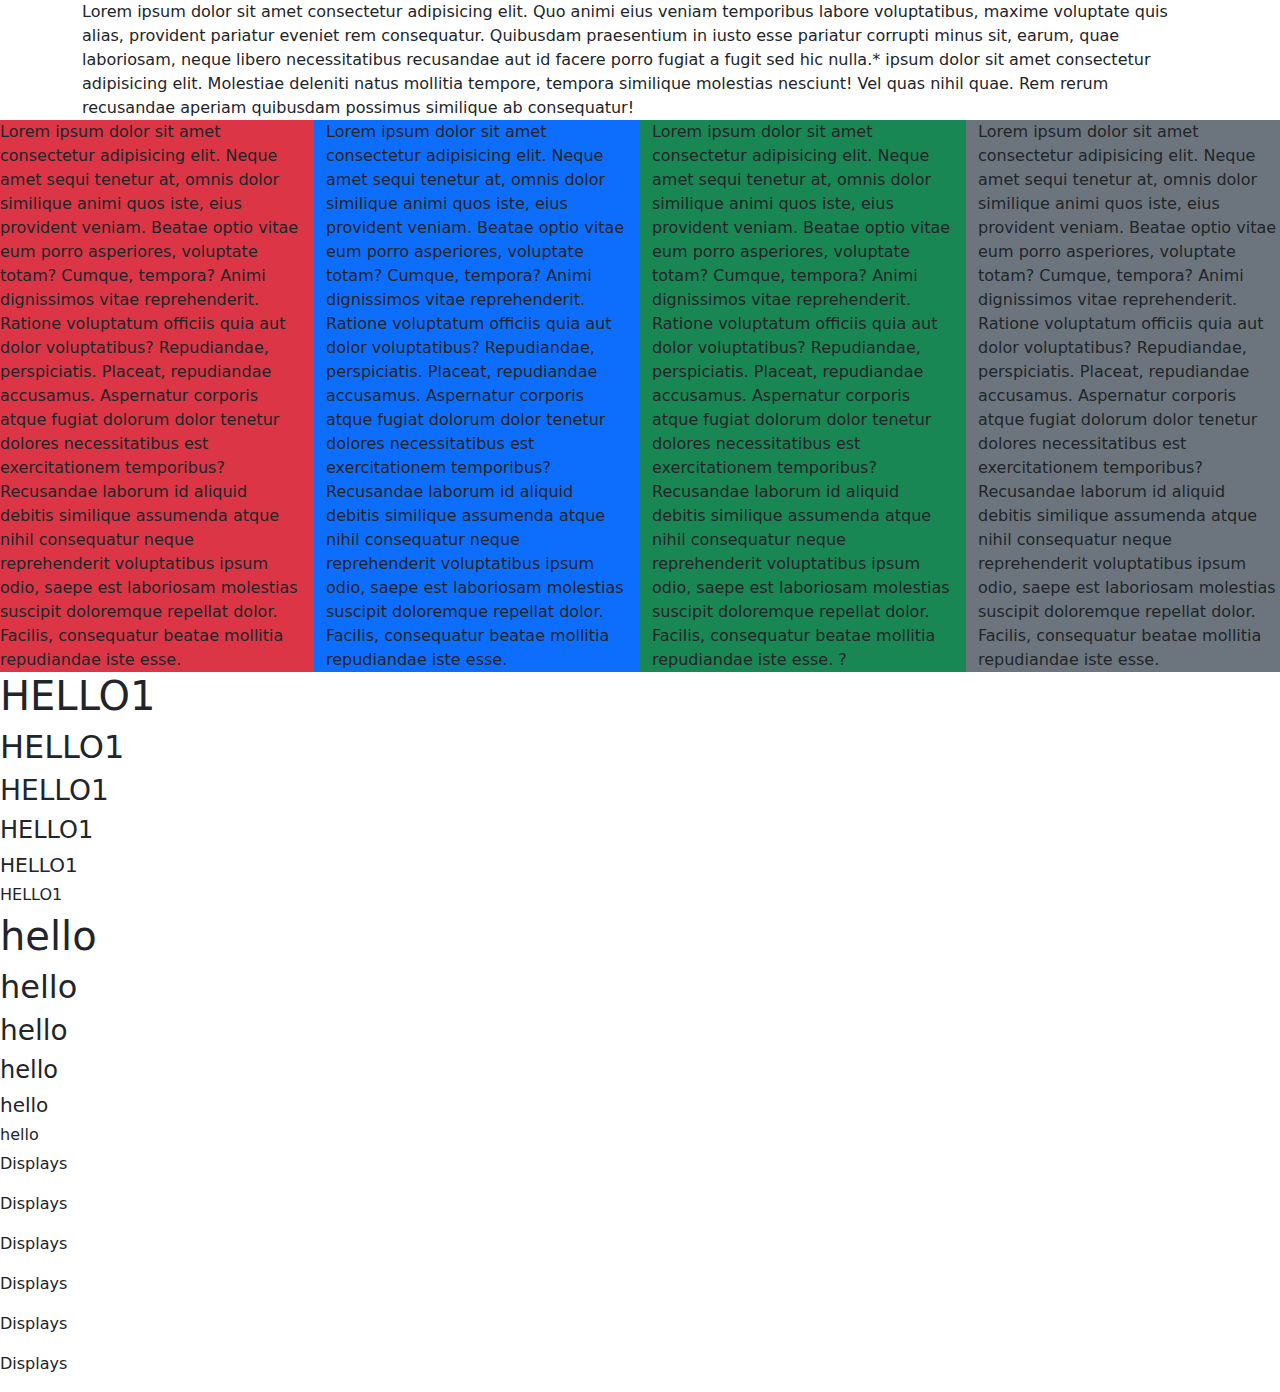
<file: learning.html>
<!DOCTYPE html>
<html lang="en">
<head>
    <meta charset="UTF-8">
    <meta name="viewport" content="width=device-width, initial-scale=1.0">
    <title>Learning bootsrap</title>
    
    <!-- <link href="https://cdn.jsdelivr.net/npm/bootstrap@5.3.3/dist/css/bootstrap.min.css" rel="stylesheet" integrity="sha384-QWTKZyjpPEjISv5WaRU9OFeRpok6YctnYmDr5pNlyT2bRjXh0JMhjY6hW+ALEwIH" crossorigin="anonymous"> -->
     <link rel="stylesheet" href="bootstrap-5.3.3-dist/bootstrap-5.3.3-dist/css/bootstrap.css">
</head>
<body>
    <div class="container">
    Lorem ipsum dolor sit amet consectetur adipisicing elit. Quo animi eius veniam temporibus labore voluptatibus, maxime voluptate quis alias, provident pariatur eveniet rem consequatur. Quibusdam praesentium in iusto esse pariatur corrupti minus sit, earum, quae laboriosam, neque libero necessitatibus recusandae aut id facere porro fugiat a fugit sed hic nulla.* ipsum dolor sit amet consectetur adipisicing elit. Molestiae deleniti natus mollitia tempore, tempora similique molestias nesciunt!
     Vel quas nihil quae. Rem rerum recusandae
     aperiam quibusdam possimus similique ab consequatur!

    </div>
    <div class="row">
        <div class="col-sm-3  bg-danger">
            Lorem ipsum dolor sit amet consectetur adipisicing elit. Neque amet sequi tenetur at, omnis dolor similique animi quos iste, eius provident veniam. Beatae optio vitae eum porro asperiores, voluptate totam?
            Cumque, tempora? Animi dignissimos vitae reprehenderit. Ratione voluptatum officiis quia aut dolor voluptatibus? Repudiandae, perspiciatis. Placeat, repudiandae accusamus. Aspernatur corporis atque fugiat dolorum dolor tenetur dolores necessitatibus est exercitationem temporibus?
            Recusandae laborum id aliquid debitis similique assumenda atque nihil consequatur neque reprehenderit voluptatibus ipsum odio, saepe est laboriosam molestias suscipit doloremque repellat dolor. Facilis, consequatur beatae mollitia repudiandae iste esse.
            
        </div>
        <div class="col-sm-3 bg-primary">
            Lorem ipsum dolor sit amet consectetur adipisicing elit. Neque amet sequi tenetur at, omnis dolor similique animi quos iste, eius provident veniam. Beatae optio vitae eum porro asperiores, voluptate totam?
            Cumque, tempora? Animi dignissimos vitae reprehenderit. Ratione voluptatum officiis quia aut dolor voluptatibus? Repudiandae, perspiciatis. Placeat, repudiandae accusamus. Aspernatur corporis atque fugiat dolorum dolor tenetur dolores necessitatibus est exercitationem temporibus?
            Recusandae laborum id aliquid debitis similique assumenda atque nihil consequatur neque reprehenderit voluptatibus ipsum odio, saepe est laboriosam molestias suscipit doloremque repellat dolor. Facilis, consequatur beatae mollitia repudiandae iste esse.
            
        </div>
        <div class="col-sm-3 bg-success">
            Lorem ipsum dolor sit amet consectetur adipisicing elit. Neque amet sequi tenetur at, omnis dolor similique animi quos iste, eius provident veniam. Beatae optio vitae eum porro asperiores, voluptate totam?
            Cumque, tempora? Animi dignissimos vitae reprehenderit. Ratione voluptatum officiis quia aut dolor voluptatibus? Repudiandae, perspiciatis. Placeat, repudiandae accusamus. Aspernatur corporis atque fugiat dolorum dolor tenetur dolores necessitatibus est exercitationem temporibus?
            Recusandae laborum id aliquid debitis similique assumenda atque nihil consequatur neque reprehenderit voluptatibus ipsum odio, saepe est laboriosam molestias suscipit doloremque repellat dolor. Facilis, consequatur beatae mollitia repudiandae iste esse.
?
        </div>
        <div class="col-sm-3 bg-secondary ">
            Lorem ipsum dolor sit amet consectetur adipisicing elit. Neque amet sequi tenetur at, omnis dolor similique animi quos iste, eius provident veniam. Beatae optio vitae eum porro asperiores, voluptate totam?
            Cumque, tempora? Animi dignissimos vitae reprehenderit. Ratione voluptatum officiis quia aut dolor voluptatibus? Repudiandae, perspiciatis. Placeat, repudiandae accusamus. Aspernatur corporis atque fugiat dolorum dolor tenetur dolores necessitatibus est exercitationem temporibus?
            Recusandae laborum id aliquid debitis similique assumenda atque nihil consequatur neque reprehenderit voluptatibus ipsum odio, saepe est laboriosam molestias suscipit doloremque repellat dolor. Facilis, consequatur beatae mollitia repudiandae iste esse.

    </div>
    <h1>HELLO1 </h1>
    <h2>HELLO1</h2>
    <h3> HELLO1</h3>
    <h4> HELLO1</h4>
    <h5> HELLO1</h5>
    <h6>HELLO1 </h6>
    <p class="h1"> hello</p>
    <p class="h2"> hello</p>
    <p class="h3"> hello</p>
    <p class="h4"> hello</p>
    <p class="h5"> hello</p>
    <p class="h6"> hello</p>

    <p class="Displays-1">Displays</p>
    <p class="Displays-2"> Displays</p>
    <p class="Displays-3"> Displays</p>
    <p class="Displays-4"> Displays</p>
    <p class="Displays-5"> Displays</p>
    <p class="Displays-6"> Displays</p>


</body>
</html>
</file>
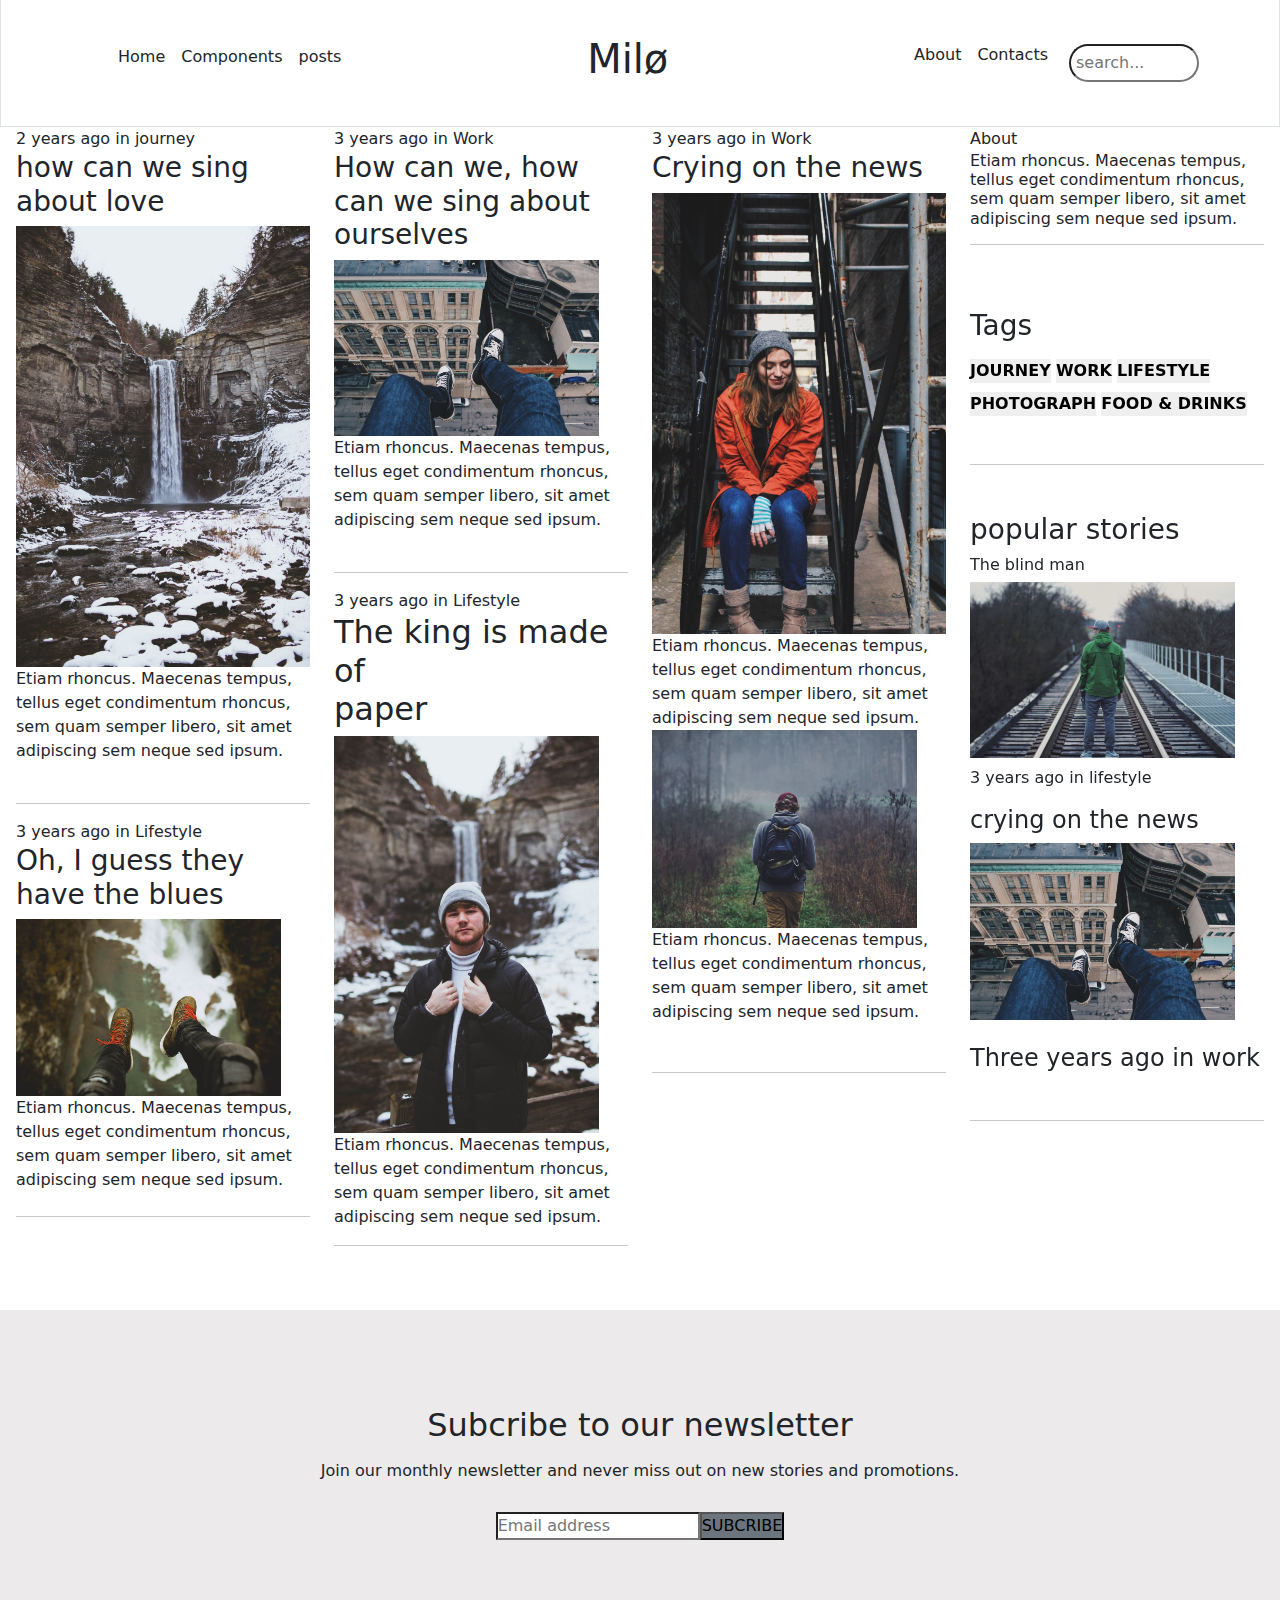
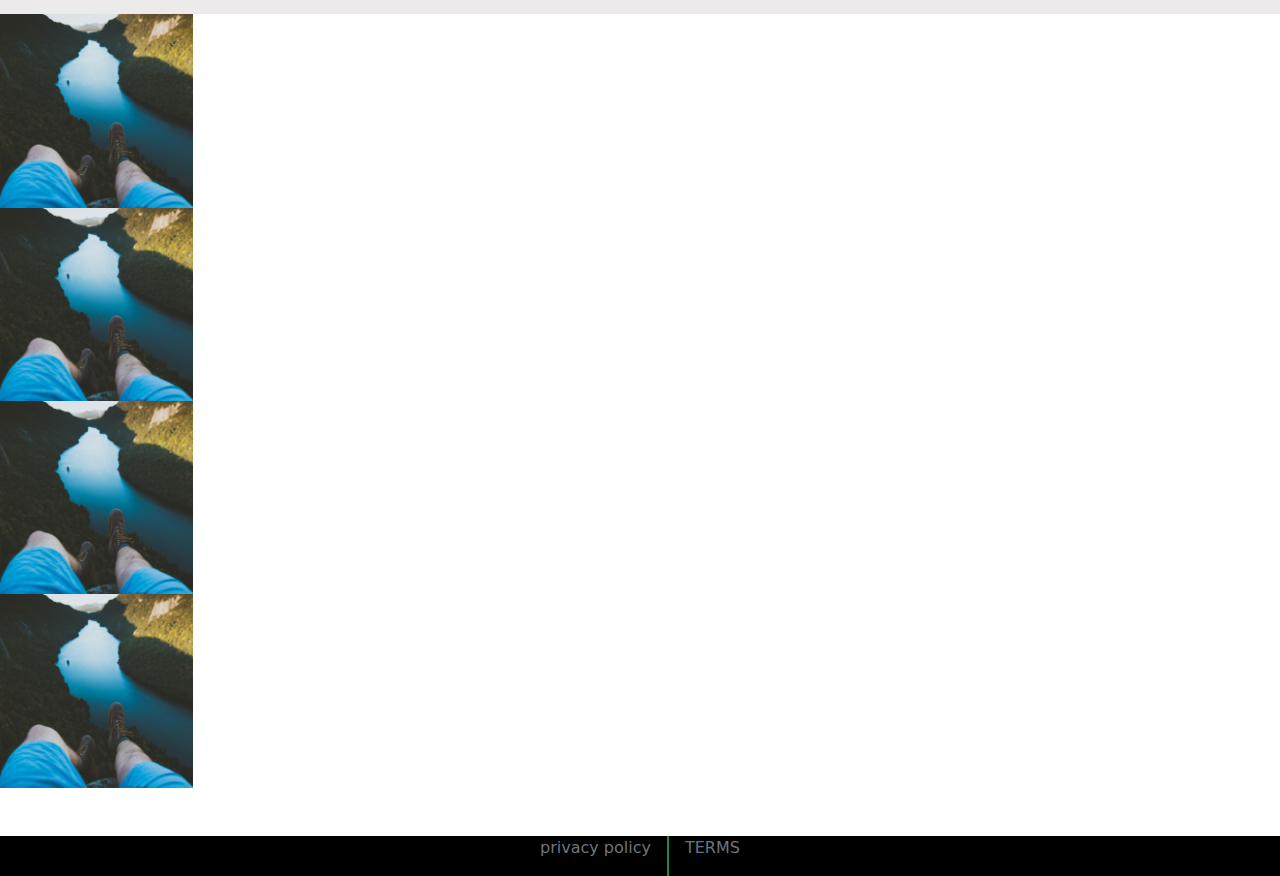
<file: milo.html>
<!DOCTYPE html>
<html lang="en">
<head>
    <meta charset="UTF-8">
    <meta name="viewport" content="width=device-width, initial-scale=1.0">
    <title>Document</title>
    <link rel="stylesheet" href="milo.css">
    <link rel="stylesheet" href="bootstrap-5.3.3-dist/bootstrap-5.3.3-dist/css/bootstrap.css">
</head>
<body>
    <nav class=" d-flex align-items-center justify-content-between border border-top-0 ">
        <ul class="d-flex mt-1 gap-3">
            <li>Home</li>
            <li> Components</li>
            <li> posts</li>
        </ul>
        <h1>
            Milø
        </h1>
        <div class="about d-flex gap-3 align-items-center" >
            <p class=""> About</p>
            <P class="">Contacts</P>
          <div class="search">  <input type="search..." placeholder="search..." class="search"> </div>
        </div>
    </nav>
    <div class="">
    <div class="row px-3">
        <div class="col-sm-3 ">
            2 years ago in  journey
            <h3>how can we sing about love </h3>
            <img src="18.jpg" alt="" width="100%" >
           <div class="justt"> Etiam rhoncus. Maecenas  tempus, tellus eget   condimentum rhoncus, sem quam semper libero, sit amet  adipiscing sem neque sed  ipsum. </div> 
            <br>
            <hr>
            3 years ago in Lifestyle
            <h3>Oh, I guess they <br> have the blues</h3>
            <img src="22.jpg" alt="" width="90%">
            Etiam rhoncus. Maecenas  tempus, tellus eget condimentum rhoncus, sem  quam semper libero, sit amet  adipiscing sem  neque sed ipsum.
           <hr class="mt-4">


        </div>
        <div class="col-sm-3">
            3 years ago in Work
            <h3>How can we, how can we sing about ourselves</h3>
            <img src="5.jpg" alt="" width="90%">
           <div class="  d-flex align-items-center justify-content-center"> Etiam rhoncus. Maecenas  tempus, tellus eget  condimentum rhoncus, sem  quam semper libero, sit amet  adipiscing sem neque sed  ipsum.</div>
           <br>
           <hr>

           
          <div class=" "> 
            3 years ago in Lifestyle
           <h2>The king is made of 
            <br>paper </h2> </div>
           <img src="20.jpg" alt="" width="90%">
          <div class=" d-flex align-items-center justify-content-center"> Etiam rhoncus. Maecenas tempus, tellus eget condimentum rhoncus, sem quam semper libero, sit amet adipiscing sem neque sed ipsum.</div>
           <hr class="mt-3">

        </div>
        <div class="col-sm-3">
            3 years ago in Work
            <h3>Crying on the news</h3>
            <img src="5 (1).jpg" alt="" width="100% ">
            Etiam rhoncus. Maecenas tempus, tellus eget condimentum rhoncus, sem quam semper libero, sit amet adipiscing sem neque sed ipsum.
            <img src="1.jpg" alt="" width="90%">
            Etiam rhoncus. Maecenas tempus, tellus eget condimentum rhoncus, sem quam semper libero, sit amet adipiscing sem neque sed ipsum.
            <hr class="mt-5">
        </div>

        <div class="col-sm-3">
            About
            <h6>Etiam rhoncus. Maecenas  tempus, tellus eget condimentum rhoncus, sem quam semper libero, sit amet adipiscing sem neque sed ipsum.</h6>
            <hr>
            <br><br>
            <div style="position: sticky; top: 20px;">
                <h3>Tags</h3>
                <div class="button "> 
                    <button>JOURNEY</button>
                    <button>WORK</button>
                    <button>LIFESTYLE</button> <br>
                    <button>PHOTOGRAPH</button>
                    <button>FOOD & DRINKS</button>
                </div>
                <hr class="mt-5">
              <div class="mt-5">  <h3> popular stories</h3> </div>
                   <h6> The blind man</h6> 
                <img src="2.jpg" alt="" width="90%"> 
               <div class="mt-2">  3 years ago in lifestyle </div>
               <h4 class="mt-3">crying on the news </h4>
               <img src="5.jpg" alt="" width="90%">
               <h4 class="mt-4">Three years ago in work</h4>
               <hr class="mt-5">

            </div>
              
        </div>


    </div>
</div>
<div class="color">
<div class="mt-5 pt-5  text-center container  mx-auto justify-content-center h-50">
    <h2 class="mt-5">
        Subcribe to our newsletter
    </h2>
    <h6 class="mt-3 mb-3">Join our monthly newsletter and never miss out on new stories and promotions.

    </h6>
    <div class="input-group justify-content-center  mt-4 ">
              <input type="email" placeholder="Email address"  class="  ms- me-0 mt-2">
              <button type="button" class="ms-0 bg-secondary mt-2 ">SUBCRIBE</button>
    </div>

</div>
</div>
<div class="row ">
    <div class="col-sm-2">
        <img src="11.jpg" alt="" class="img-fluid">
        <img src="11.jpg" alt="" class="img-fluid">
        <img src="11.jpg" alt="" class="img-fluid">
        <img src="11.jpg" alt="" class="img-fluid">

</div>

</div>
<!-- <div class="padding_none">
    
<div class="d-flex  p-0  mt-0">
    <img src="11.jpg" alt="" width="13%">
    <img src="12.jpg" alt="" width="12%">
    <img src="13.jpg" alt="" width="12%">
    <img src="14.jpg" alt="" width="12.5%">
    <img src="15.jpg" alt="" width="12.5%">
    <img src="16.jpg" alt="" width="12%">
    <img src="17.jpg" alt="" width="13%">
    <img src="VZ.jpg" alt="" width="13%">
</div>
</div> -->
<div class=" bg-black d-flex text-secondary gap-3 justify-content-center mt-5  hover-white">
    <p>privacy policy</p>
     <div class="border border-success"></div>
    <p> TERMS</p>



</div>
</body>
</html>
</file>
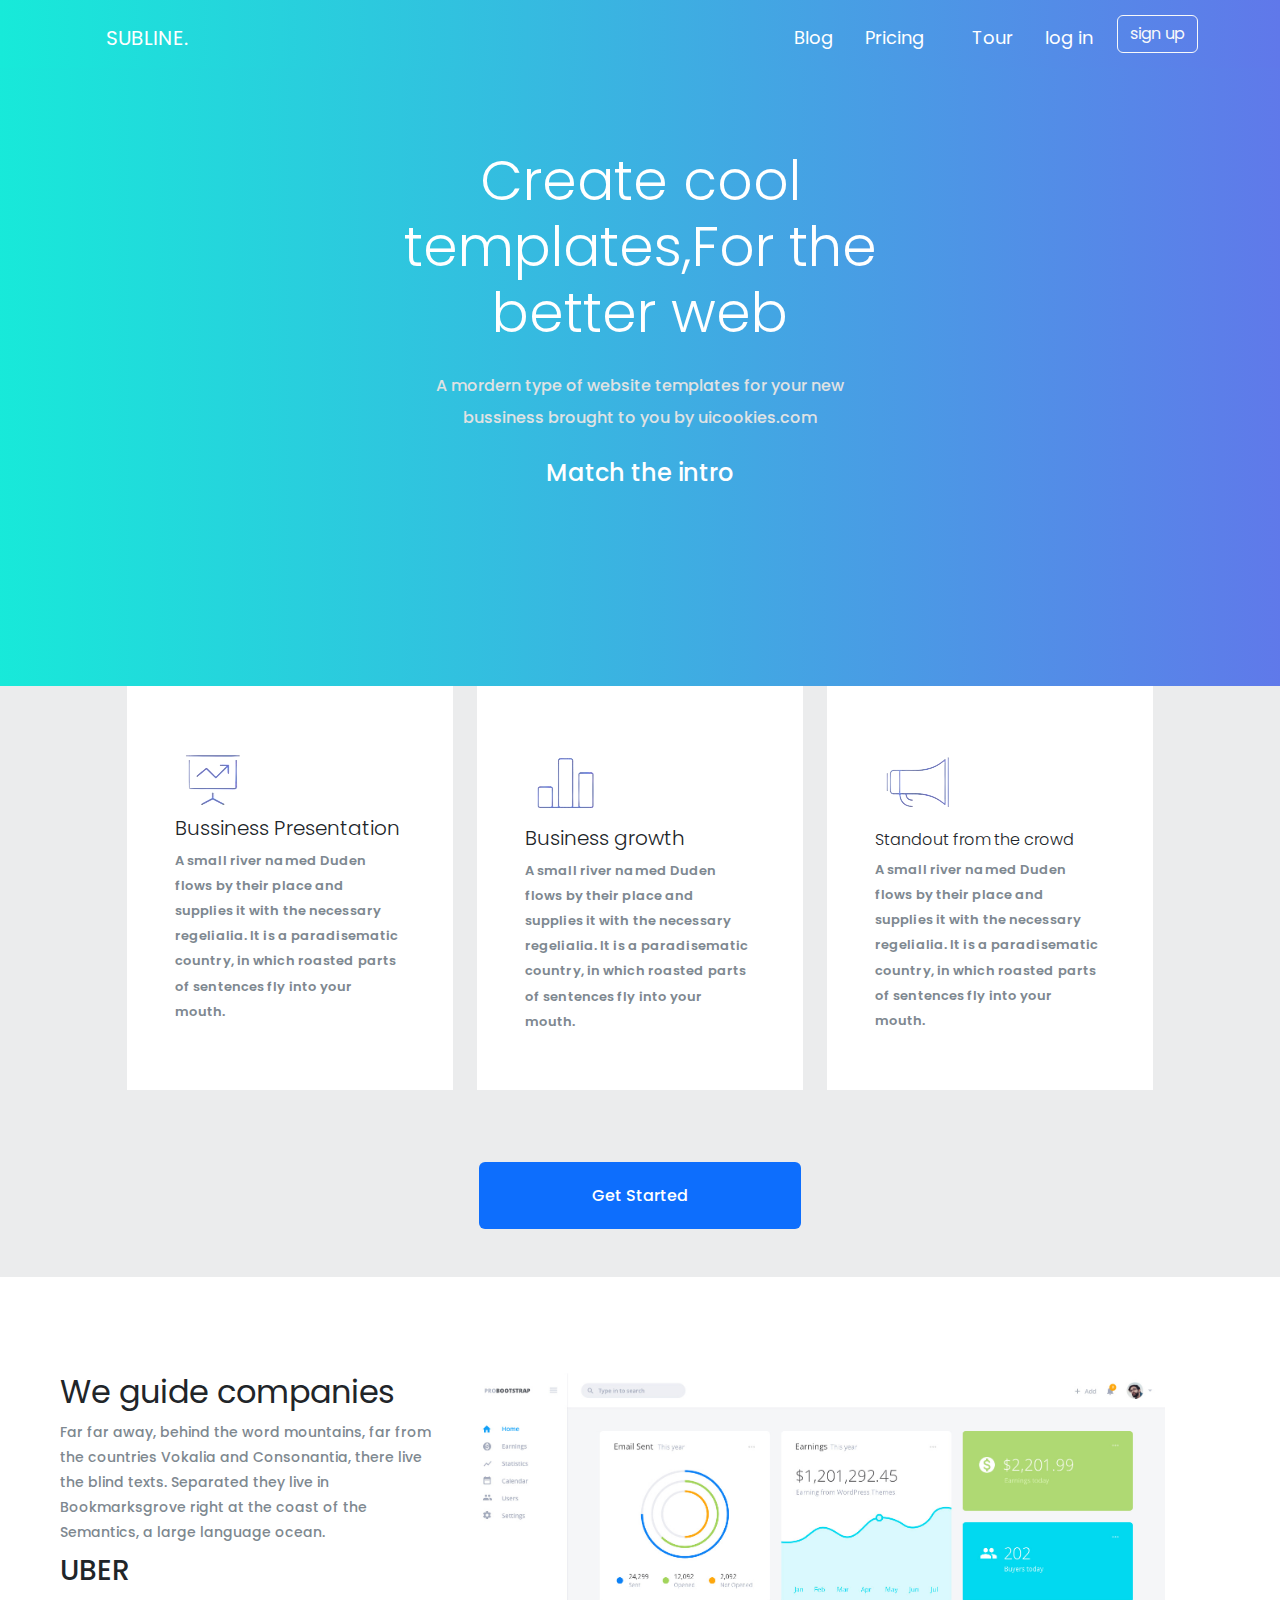
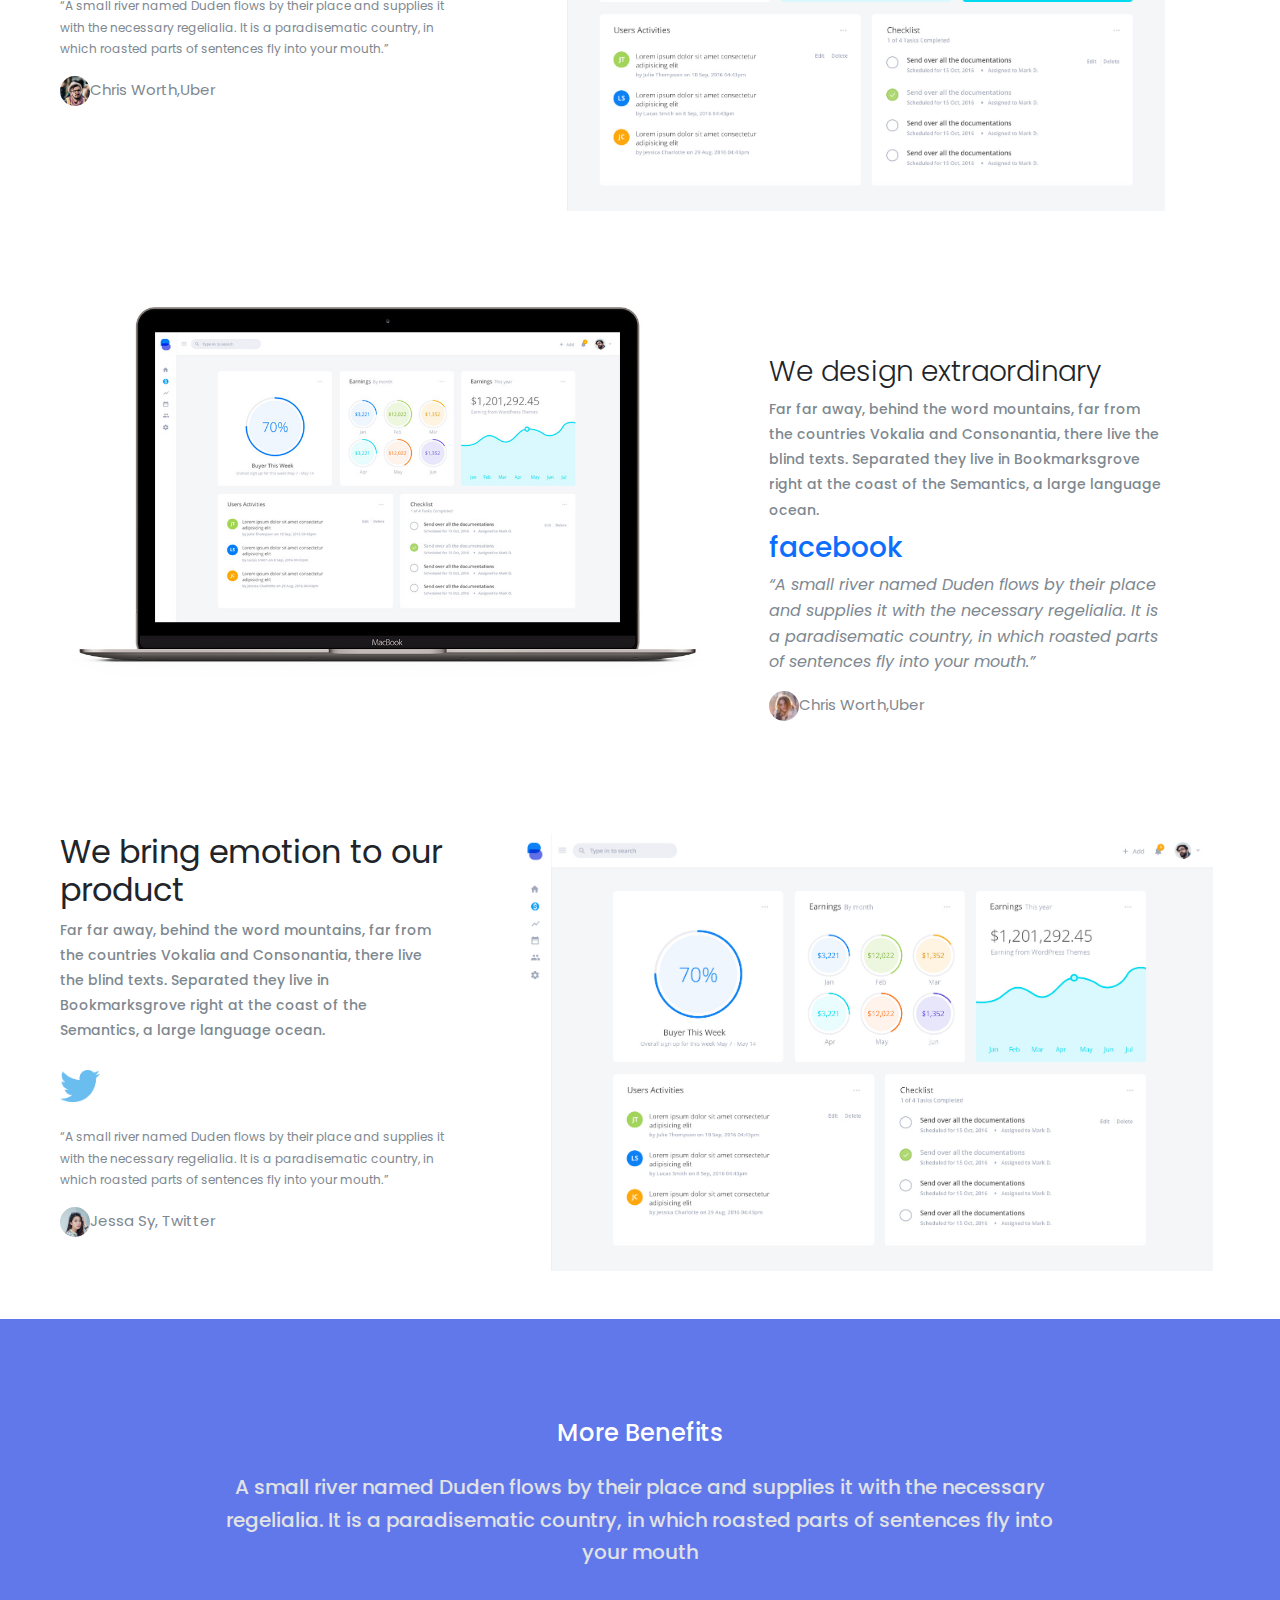
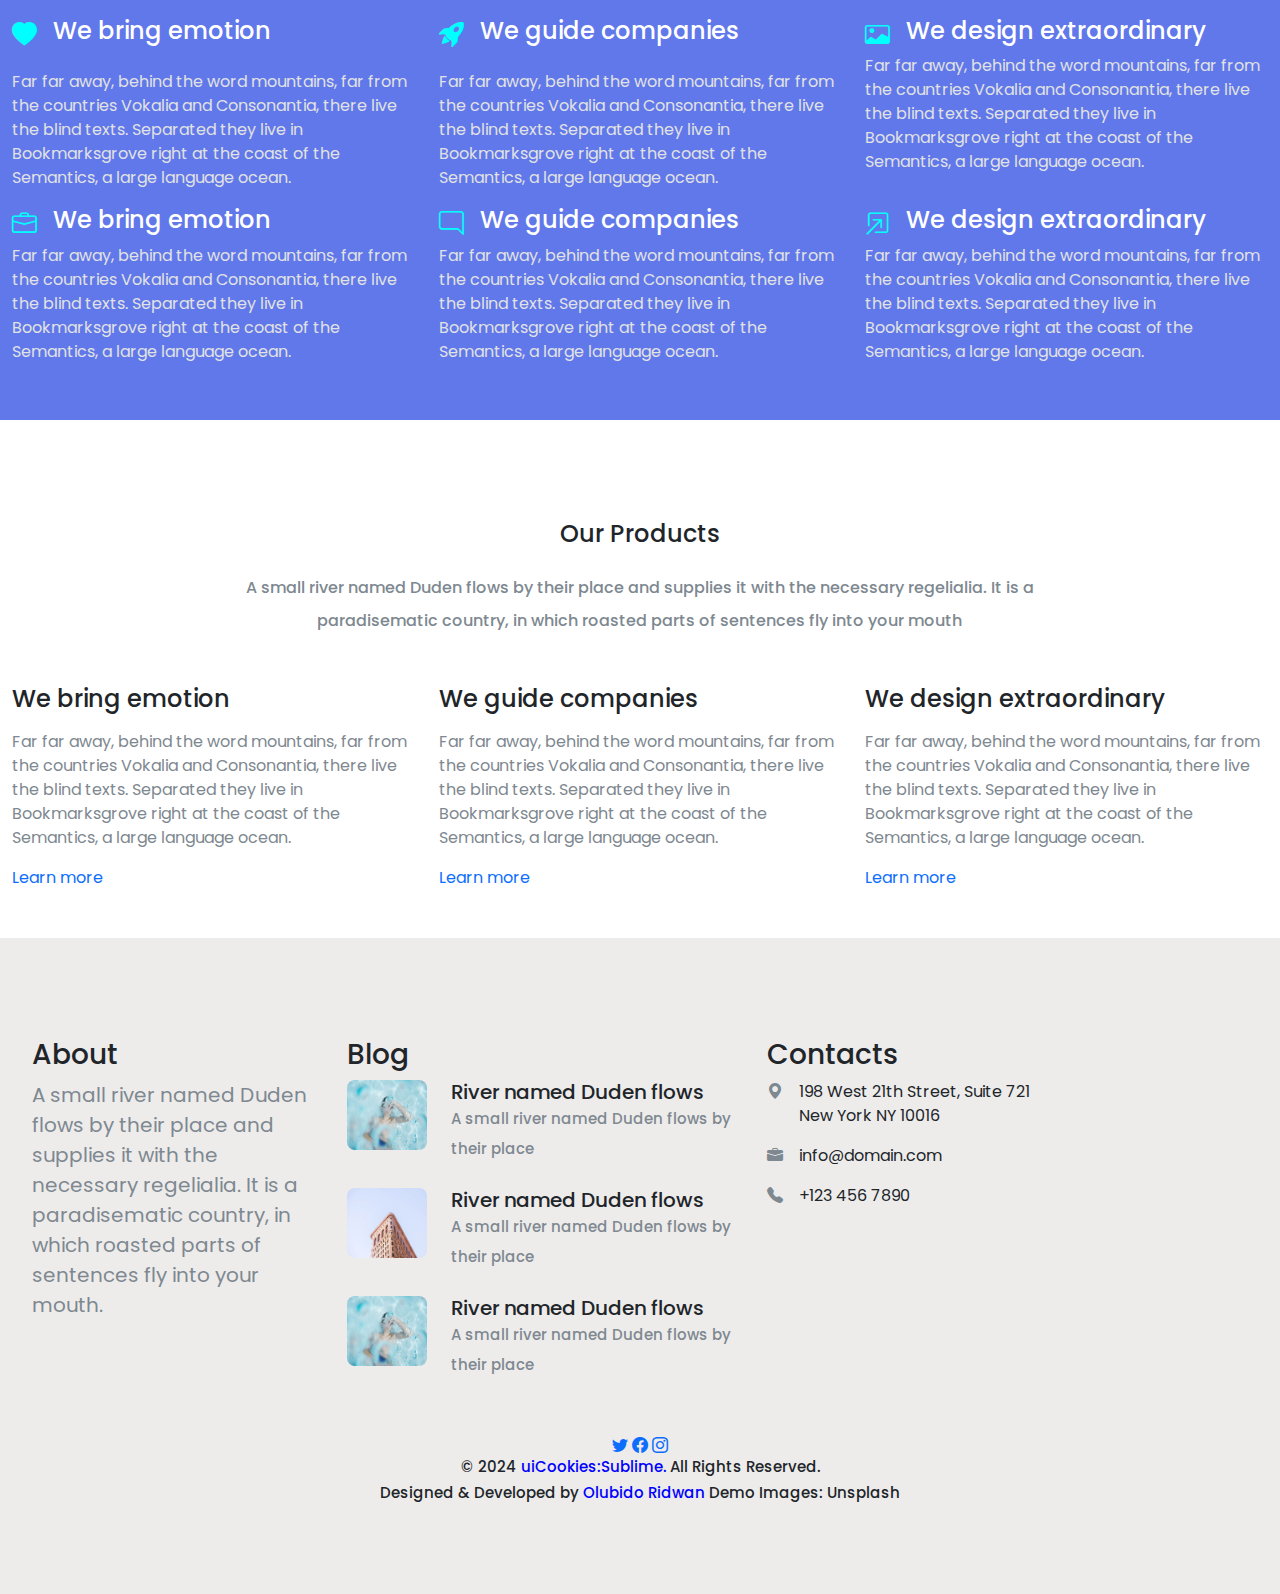
<file: sub.html>
<!DOCTYPE html>
<html lang="en">
<head>
    <meta charset="UTF-8">
    <meta name="viewport" content="width=device-width, initial-scale=1.0">
    <title>Document</title>
    <link rel="stylesheet" href="sub.css">
    <link rel="stylesheet" href="bootstrap-5.3.3-dist/bootstrap-5.3.3-dist/css/bootstrap.css">
    <link rel="preconnect" href="https://fonts.googleapis.com">
<link rel="preconnect" href="https://fonts.gstatic.com" crossorigin>
<link rel="stylesheet" href="https://cdn.jsdelivr.net/npm/bootstrap-icons@1.11.3/font/bootstrap-icons.min.css">
<link href="https://fonts.googleapis.com/css2?family=Poppins:ital,wght@0,100;0,200;0,300;0,400;0,500;0,600;0,700;0,800;0,900;1,100;1,200;1,300;1,400;1,500;1,600;1,700;1,800;1,900&display=swap" rel="stylesheet">
</head>
<body>
    <nav class="navbar tt navbar-expand-lg container-fluid  fixed-top">
        <div class="container">
            <a  class=" navbar-brand text-white ms-4 mt-2" href="#" style="font-size: 20px;">SUBLINE.</a>
            <!-- <button class="navbar-toggler" type="button" data-bs-toggle="collapse" data-bs-target="#navbarSupportedContent" aria-controls="navbarSupportedContent" aria-expanded="false" aria-label="Toggle navigation">
      <span class="navbar-toggler-icon"></span> -->
            <div class="collapse navbar-collapse" id="navbarSupportcontent">
                <ul class="navbar-nav ms-auto mb-2 mb-lg-0 hh gap-3 mt-2" style="font-size: 18px;">
                
                    <li class="nav-item"> 
                        <a  class="nav-link active text-white" aria-current="page" href="#">Blog</a>
                    </li>
                    <li class="nav-item">
                        <a class="nav-link text-white" href="#">Pricing</a>
                    </li>
                    <li class="nav-item"></li>
                        <a class="nav-link text-white" href="#"> Tour</a>
                    </li>
                    <li class="nav-item me-3">
                        <a class="nav-link text-white" href=""> log in</a>
                    </li>
                </ul>
                <form class="d-flex" role="search">
                    <button class="btn  btn-outline-light  " type="submit">sign up</button>
                </form>
            </div>
        </div>
    </nav>
    <div class="tt1 row d-flex justify-content-center ">
        <div class="col-lg-6 col-sm-12 mt-4 pt-4">
            <div class="row">
                <div class="col-sm-12 text-center">
                    <h1 class="text-white fw-light " style="font-size: 55px;">
                        Create cool templates,For the better web
                    </h1>
                    <div class="col-sm-8 text-center mx-auto mt-4">
                        <h6 class=" fs-6" style="line-height: 32.4px; color: #e0e2e3;">
                            A mordern type of website templates for your new bussiness brought to you by uicookies.com
                        </h6>
                    </div>
                    <div class="col-sm-6 mx-auto mt-4 text-white"></div>
                    <h4 class="text-white">
                        Match the intro
                    </h4>
                </div>
            </div>
        </div>
    </div>
    <div class="row d-flex justify-content-center gap-4 position" style="background-color: #ebeced;" >
        <div class="col-sm-3 p-5 rr">
            <img src="bs.png" alt="">
            <h4 class="fs-5 fw-light">
                Bussiness Presentation
            </h4>
            <h5 class="" style="color: #7e8890; font-size: 13px;line-height: 25.2px;font-weight: 600;
            letter-spacing: 0.1px; ">
            A small river named Duden flows by their place and supplies it with the necessary regelialia. It is a
            paradisematic country, in which roasted parts of sentences fly into your mouth.
        </h5>
        </div>
        <div class="col-sm-3 p-5 rr">
            <img src="growth-removebg-preview.png" alt="">
            <h4 class="fs-5 fw-light">
                Business growth
            </h4>
            <h5 class="" style="color: #7e8890; font-size: 13px; line-height: 25.2px; font-weight: 600;
            letter-spacing: 0.1px;" >
                 A small river named Duden flows by their place and supplies it with the necessary regelialia. It is a
                paradisematic country, in which roasted parts of sentences fly into your mouth.
            </h5>
        </div>
        <div class="col-sm-3 p-5 rr">
            <img src="megaphone-removebg-preview.png" alt="">
            <h4 class="fs-6 fw-light">
                Standout from the crowd
            </h4>
            <h5 class="" style="color: #7e8890; font-size: 13px;line-height: 25.2px;font-weight: 600;
            letter-spacing: 0.1px;">
            A small river named Duden flows by their place and supplies it with the necessary regelialia. It is a
            paradisematic country, in which roasted parts of sentences fly into your mouth.
            </h5>
        </div> 
 
      <div class="row  justify-content-center  mt-5 mb-5 px-2" style="background-color: #ebeced;  ">   
            <div class="col-sm-3 py-4 px-2 text-center rounded-2" style="background-color: #0d6efd;">
                <h6 class="m-auto  text-white px-2">
                    Get Started
                </h6>
            </div>
        </div>
    </div>
        <div class="  row d-flex mx-auto pt-5 ps-sm-5 my-5">
            <div class="col-sm-4 " style=" padding-bottom: 150-px;">
                <h3 class="fs-2 fw-light"><b> We guide companies</b> </h3>
                <h6 class="" style="color: #7e8890; font-size: 14px; line-height: 25.2px;">
                     Far far away, behind the word mountains, far from the countries Vokalia and Consonantia, there live the blind
                    texts. Separated they live in Bookmarksgrove right at the coast of the Semantics, a large language ocean.</h6>
                    <h3> UBER</h3>
                    <p style="color: #7e8890; font-size: 12px; line-height: 21.6px;">“A small river named Duden flows by their place and supplies it with the necessary regelialia. It is a
                        paradisematic country, in which roasted parts of sentences fly into your mouth.”</p>
                        <p  style="font-size: 15px; color: #7e8890; gap: 1px;"> <img src="person_1.jpg" alt="" width="30px"
                            class="rounded-circle">Chris Worth,Uber </p>
            </div>
       
        <div class="col-sm-7 gap-4">
            <img src="img_showcase_2.jpg" alt="" class="img-fluid" style="box-shadow:
            rgba(0, 0, 0, o.5 ) -19px 12px 104px -24px">
        </div>
    </div>



    <div class="row mx-auto pt-5 ps-sm-4 mt-5 my-5" >
       <div class="col-sm-7"> <img src="laptop_1.jpg" alt="" class="img-fluid">  </div>
        <div class="col-sm-4 r me-4 style="padding-bottom: 150px;>
            <h4 class="fs-3 fw-light mt-5 " style="color: #374252 fs-5;">  We design extraordinary</h4>
            <h6 class="" style="color: #7e8890; font-size: 14px; line-height: 25.2px;">  Far far away, behind the word mountains, far from the countries Vokalia and Consonantia, there live the blind
                texts. Separated they live in Bookmarksgrove right at the coast of the Semantics, a large language ocean. </h6>
                <h5 class="text-primary fs-3"> facebook</h5>
                <p class="font-italic" style="color: #7e8890; font-size: 16px; line-height:25.6px; font-style:italic;"> “A small river named Duden flows by their place and supplies it with the necessary regelialia. It is a paradisematic country, in which roasted parts of sentences fly into your mouth.”</p>
                <p  style="font-size: 15px; color: #7e8890; gap: 3px;"> <img src="person_5.jpg" alt="" width="30px"
                    class="rounded-circle">Chris Worth,Uber </p>
        </div>
    </div>

    
    <div class="  row  mx-auto pt-5 ps-sm-5 my-5 gap-5">
        <div class="col-sm-4 " style=" padding-bottom: 150-px;">
            <h3 class="fs-2 fw-light"><b> We bring emotion to our product
            </b> </h3>
            <h6 class="" style="color: #7e8890; font-size: 14px; line-height: 25.2px;">
                 Far far away, behind the word mountains, far from the countries Vokalia and Consonantia, there live the blind
                texts. Separated they live in Bookmarksgrove right at the coast of the Semantics, a large language ocean.</h6>
                <h3 class="my-4"><img src="twitter.png" alt="" width="40px" ></h3>
                <p style="color: #7e8890; font-size: 12px; line-height: 21.6px;">“A small river named Duden flows by their place and supplies it with the necessary regelialia. It is a
                    paradisematic country, in which roasted parts of sentences fly into your mouth.”</p>
                    <p  style="font-size: 15px; color: #7e8890; gap: 1px;"> <img src="person_7 (1).jpg" alt="" width="30px"
                        class="rounded-circle">Jessa Sy, Twitter
                    </p>
        </div>
    <div class="col-sm-7  ">
        <img src="img_showcase_1.jpg" alt="" class="img-fluid" style="box-shadow:
        rgba(0, 0, 0, o.5 ) -19px 12px 104px -24px">
    </div>
</div>
    <div class="text">
        <h4 class="text-white text-center">More Benefits  </h4>
        <div class="col-sm-8 text-center mx-auto mt-4">
            <h6 class=" fs-5" style="line-height: 32.4px; color: #e0e2e3;">
                A small river named Duden flows by their place and supplies it with the necessary regelialia. It is a paradisematic country, in which roasted parts of sentences fly into your mouth
            </h6>
        </div>
        <div class="row d-flex mt-5 mx-auto">
            <div class="col-sm-4 ">
                <div class=" d-flex gap-3">
                    <i class="bi bi-heart-fill" style="color: aqua; margin: top -50px;font-size:25px;"></i>
                    <h4 class="text-white ts text-center">We bring emotion</h4>
                </div>
                <p style="color: #e0e2e3;" class="mt-3  ">Far far away, behind the word mountains, far from the countries Vokalia and Consonantia, there live the blind texts. Separated they live in Bookmarksgrove right at the coast of the Semantics, a large language ocean.

                </p>
            </div>
        <div class="col-sm-4  ">
           <div class="d-flex gap-3">
            <i class="bi bi-rocket-takeoff-fill" style="color: aqua; margin: top -50px;font-size:25px;"></i>
            <h4 class="text-white ">We guide companies</h4>
        </div> 
            <p style="color: #e0e2e3;" class="mt-3  ">Far far away, behind the word mountains, far from the countries Vokalia and Consonantia, there live the blind texts. Separated they live in Bookmarksgrove right at the coast of the Semantics, a large language ocean.

            </p>
        </div>
        <div class="col-sm-4 ">
            <div class=" d-flex gap-3">
                <i class="bi bi-card-image" style="color: aqua; margin: top -50px;font-size:25px;"></i>
                <h4 class="text-white ">We design extraordinary</h4>
            </div>
            <p style="color: #e0e2e3;" class="  ">Far far away, behind the word mountains, far from the countries Vokalia and Consonantia, there live the blind texts. Separated they live in Bookmarksgrove right at the coast of the Semantics, a large language ocean.
            </p>
        </div>
    </div>
        <div class="row    mx-auto">
        <div class="col-sm-4 ">
            <div class=" d-flex gap-3">
                <i class="bi bi-briefcase" style="color: aqua; margin: top -50px;font-size:25px;"></i>
                <h4 class="text-white ">We bring emotion</h4>
            </div>
            <p style="color: #e0e2e3;" class="">Far far away, behind the word mountains, far from the countries Vokalia and Consonantia, there live the blind texts. Separated they live in Bookmarksgrove right at the coast of the Semantics, a large language ocean.
            </p>
        </div>
    
    <div class="col-sm-4  ">
        <div class=" d-flex gap-3">
            <i class="bi bi-chat-right" style="color: aqua; margin: top -50px;font-size:25px;"></i>
            <h4 class="text-white ">We guide companies</h4>
        </div>
    
        <p style="color: #e0e2e3;" class="  ">Far far away, behind the word mountains, far from the countries Vokalia and Consonantia, there live the blind texts. Separated they live in Bookmarksgrove right at the coast of the Semantics, a large language ocean.
        </p>
    </div>
    <div class="col-sm-4   ">
        <div class=" d-flex gap-3">
            <i class="bi bi-box-arrow-in-up-right" style="color: aqua; margin: top -50px;font-size:25px;"></i>
            <h4 class="text-white ">We design extraordinary</h4>
        </div>
        <p style="color: #e0e2e3;" class=" ">Far far away, behind the word mountains, far from the countries Vokalia and Consonantia, there live the blind texts. Separated they live in Bookmarksgrove right at the coast of the Semantics, a large language ocean.
        </p>
    </div>
</div>
    </div>
<div class="text-2">
    <h4 class=" text-center">Our Products </h4>
    <div class="col-sm-8 text-center mx-auto mt-4">
        <h6 class=" " style="line-height: 32.4px; color: #7e8890; ">
            A small river named Duden flows by their place and supplies it with the necessary regelialia. It is a paradisematic country, in which roasted parts of sentences fly into your mouth
        </h6>
    </div>
    <div class="row mt-5 mx-auto my-5">
        <div class="col-sm-4 ">
                <h4 class=" ts ">We bring emotion</h4>
            <p style="color: #7e8890" class="mt-3  ">Far far away, behind the word mountains, far from the countries Vokalia and Consonantia, there live the blind texts. Separated they live in Bookmarksgrove right at the coast of the Semantics, a large language ocean.

            </p>
            <div class="text-primary">Learn more</div>
        </div>
    <div class="col-sm-4  ">
        <h4 class="" >We guide companies</h4>
        <p style="color: #7e8890;" class="mt-3  ">Far far away, behind the word mountains, far from the countries Vokalia and Consonantia, there live the blind texts. Separated they live in Bookmarksgrove right at the coast of the Semantics, a large language ocean.

        </p>
        <div class="text-primary">Learn more</div>
    </div>
    <div class="col-sm-4 ">
            <h4 class="">We design extraordinary</h4>
        <p style="color:  #7e8890" class="mt-3">Far far away, behind the word mountains, far from the countries Vokalia and Consonantia, there live the blind texts. Separated they live in Bookmarksgrove right at the coast of the Semantics, a large language ocean.
        </p>
        <div class="text-primary">Learn more</div>
    </div>
</div>
<div class="text-3 row d-flex mx-auto ">
    <div class=" col-sm-3">
        <h3>About  </h3>
        <p style="line-height: 30px; font-size: 20px;color: #7e8890;">A small river named Duden flows by their place and supplies it with the necessary regelialia. It is a paradisematic country, in which roasted parts of sentences fly into your mouth.

        </p>
    </div>
    <div class="col-sm-4">
        <h3>Blog</h3>
        <div class=" d-flex gap-4 ">
            <img src="img_2.jpg" alt="" class="rounded-3" width="80px" height="70px">
            <h5>River named Duden flows 
               <span style="font-size: 18px;"> <p style="line-height: 30px; font-size: 15px;color: #7e8890;">A small river named Duden flows by their place</p></span>
            </h5>
            
        </div>
        <div class=" d-flex  gap-4 "> 
            <img src="img_3.jpg" alt="" class="rounded-3" width="80px" height="70px">
            <h5>River named Duden flows 
               <span style="font-size: 18px;"> <p style="line-height: 30px; font-size: 15px;color: #7e8890;">A small river named Duden flows by their place</p></span>
            </h5>
        </div>
        <div class=" d-flex  gap-4 "> 
            <img src="img_2.jpg" alt="" class="rounded-3" width="80px" height="70px">
            <h5>River named Duden flows 
               <span style="font-size: px;"> <p style="line-height: 30px; font-size: 15px;color: #7e8890;">A small river named Duden flows by their place</p></span>
            </h5>
        </div>
        </div>
        <div class="col-sm-3 ">
          <h3>Contacts</h3>
          <div class="d-flex gap-3">
            <i class="bi bi-geo-alt-fill" style="color: #7e8890;"></i>
            <p>198 West 21th Street, Suite 721 New York NY 10016
            </p>
        </div>
        <div class="d-flex gap-3">
            <i class="bi bi-briefcase-fill" style="color: #7e8890;"></i>
        <p>info@domain.com</p>
    </div>
    <div class="d-flex gap-3">
        <i class="bi bi-telephone-fill" style="color: #7e8890;"></i>
    <p>+123 456 7890</p>
</div>
        </div>

</div>

   <div class="text-center text-4 ">
    <div class="gap-3">
        <i class="bi bi-twitter" style="color: #0d6efd;"></i>
        <i class="bi bi-facebook" style="color: #0d6efd;"></i>
        <i class="bi bi-instagram" style="color: #0d6efd;"></i>
    </div>


    <h6 style="font-size: 15px;">© 2024 <span style="color: blue;">uiCookies:Sublime.</span> All Rights Reserved. </h6>
    <h6 style="font-size: 15px;">Designed & Developed by <span style="color: blue;"> Olubido Ridwan</span>  Demo Images: Unsplash</h6>
</div>
    
</body>
</html>
</file>
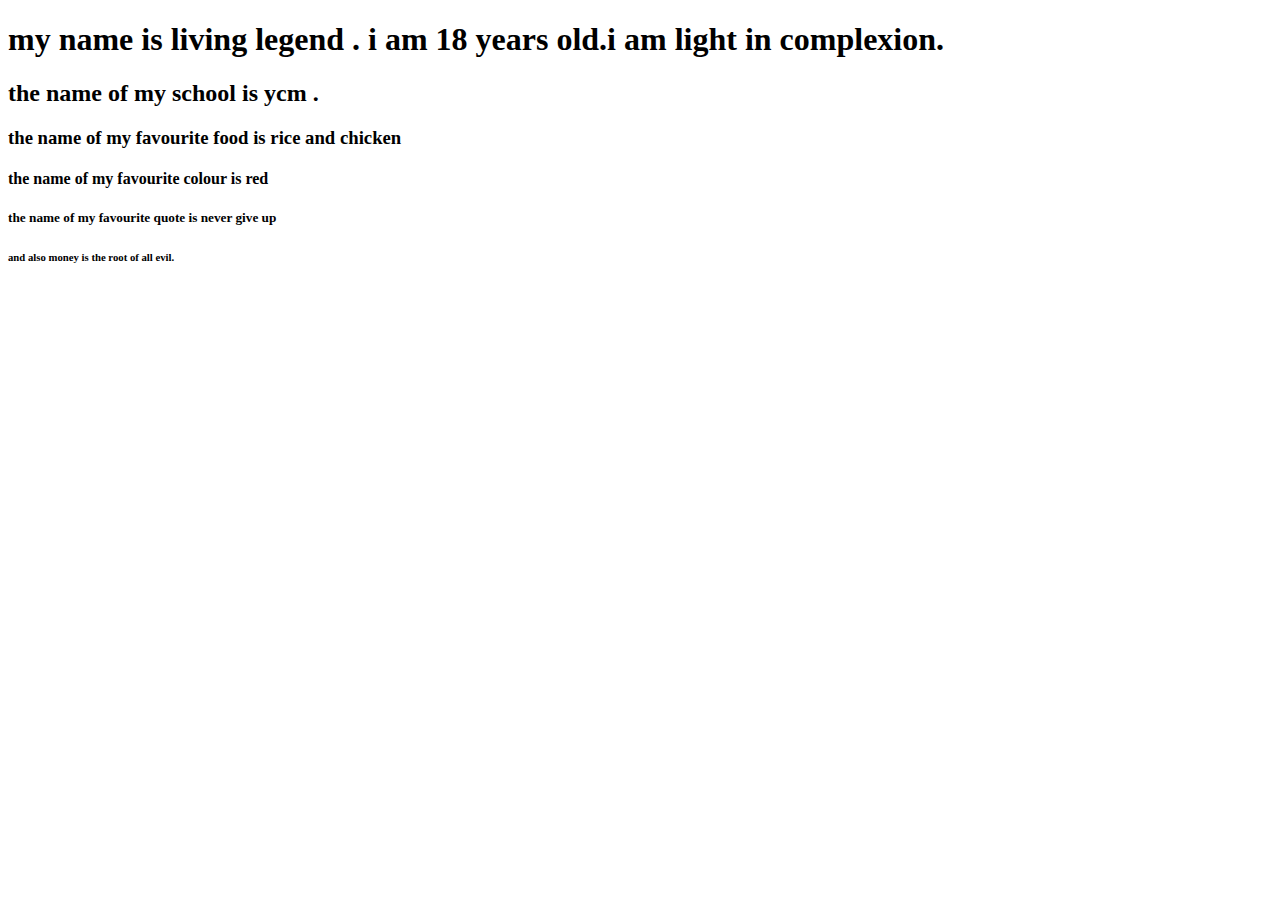
<file: Pictures/assignment.html>
<!DOCTYPE html>
<!-- saved from url=(0041)file:///C:/Users/USER/.vscode/ridwan.html -->
<html lang="en"><head><meta http-equiv="Content-Type" content="text/html; charset=UTF-8">
    
    <meta name="viewport" content="width=device-width, initial-scale=1.0">
    <title>Document</title>
 </head>
 <body>
   <h1> my name is living legend . i am 18 years old.i am light in complexion.</h1>
   <h2>the name of my school is ycm .</h2> 
   <h3>the name of my favourite food is rice and chicken</h3>
   <h4>the name of my favourite colour is red</h4>
   <h5>the name of my favourite quote is never give up</h5>
   <h6>and also money is the root of all evil.</h6> 
 
  </body></html>
</file>
<file: milo.css>
*{
        margin: 0;
        padding: 0;
    }
    li{
        list-style-type:none;

    }
    nav{
        padding: 35px 85px ;
    }
    .button button{
        border: none;
        gap: 1;
        font-weight: bold;
        margin-top: 9px;
    }
    .button{
        grid-template-columns: repeat(3, 1fr);
        gap: 5px;
    }
    .search{    
        border-radius: 25px;
        padding: 5px;
        width: 130px;

    }
    .color{
        background-color: rgb(236, 234, 234);
        height: 19rem;
        padding-bottom: 0;
        margin-bottom: 0;
    }
    .img :hover{
        transform: translate(-0%,-5%);
        box-shadow:rgb(59, 58, 58) 0px 18px 32px -18px;

    }
    .another_container{
        height: 30rem !important;
    }
    .padding_none div{
        padding-top: 0;
        margin-top: 0;
    }
    body{
    overflow-x: hidden;
    }
</file>
<file: sub.css>
*{
    margin:0;
    padding: 0;
    font-family: "Poppins", sans-serif;
    
}
body{
    overflow-x: hidden;
}
.tt {
    background: linear-gradient(to right, #17ead9 0, #6078ea 100%)
    
}
.tt1{
    padding: 100px 0px 190px 0px;
    background: linear-gradient(to right, #17ead9 0, #6078ea 100%)

}
.hh{
    line-height: 28px;
}
.rr{
    margin-top: -50px;
    background-color: white;
   
}
.cc{
     margin-bottom: 70%;
}
.text{
    padding: 100px 0px 40px 0px;
    background-color: #6078ea;

}
.position{
    
    margin-top:-50px;
}
.product{
    padding: 100px 0px 180px 0px; 
}
.text-2{
    padding: 100px 0px 0px 0px;

}
.text-3{
    padding: 100px 0px 30px 20px;
    background-color: #edeceb;
}
.text-4{
    background-color: #edeceb;
height:160px;
}
</file>
